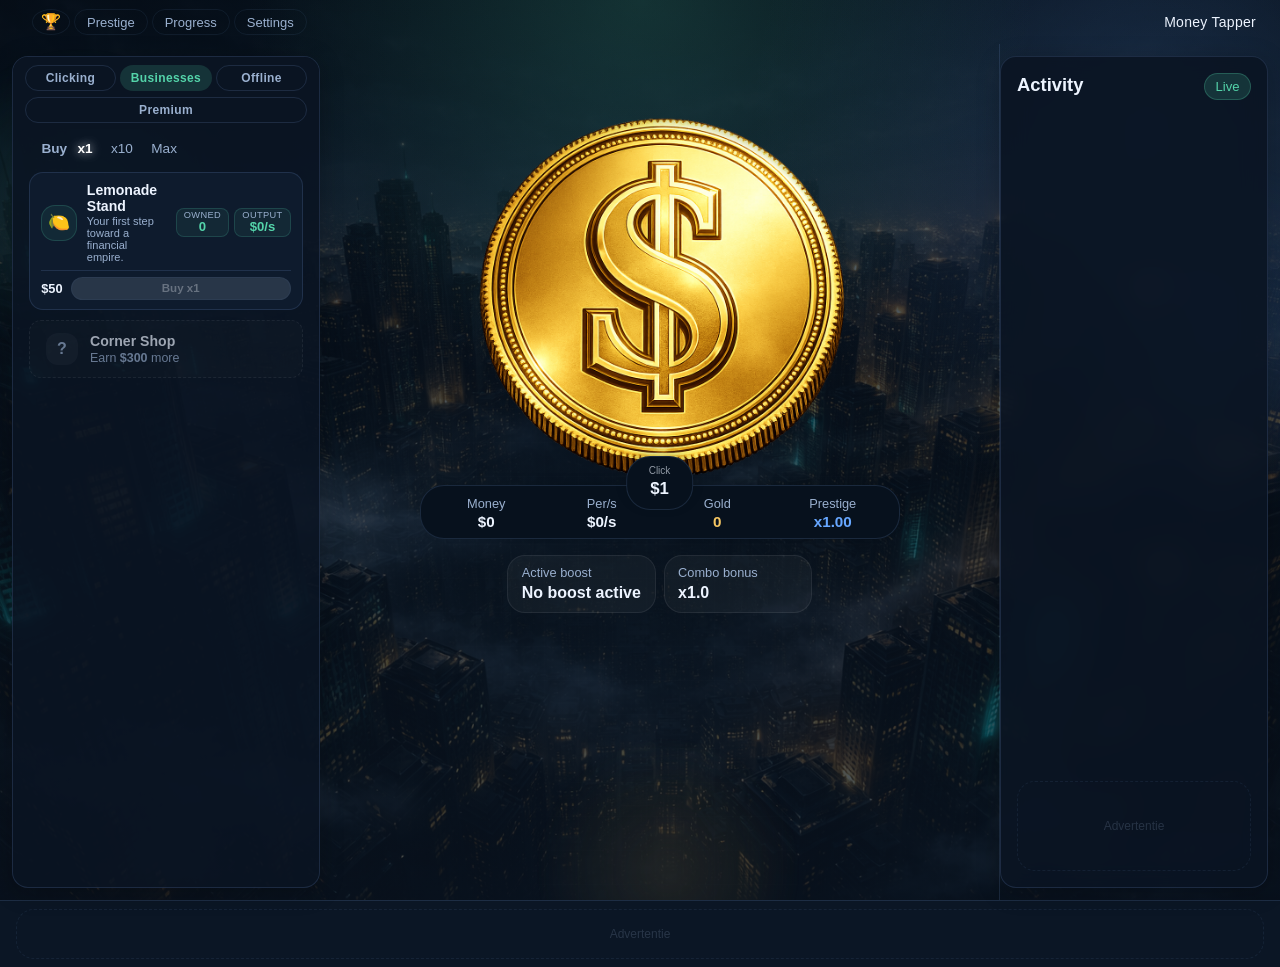
<file: index.html>
<!DOCTYPE html>
<html lang="en">
<head>
    <meta charset="UTF-8">
    <meta name="viewport" content="width=device-width, initial-scale=1.0">
    <title>Money Tapper</title>
    <link rel="stylesheet" href="style.css">
</head>
<body>
    <div class="ambient-bg" aria-hidden="true">
        <div class="ambient-orb orb-one"></div>
        <div class="ambient-orb orb-two"></div>
        <div class="ambient-orb orb-three"></div>
        <div class="grid-overlay"></div>
    </div>

    <header class="site-header">
        <nav class="site-nav">
            <button class="nav-button nav-button--achievements" data-tab="achievements" type="button" title="Achievements">🏆</button>
            <button class="nav-button" data-tab="prestige" type="button">Prestige</button>
            <button class="nav-button" data-tab="progress" type="button">Progress</button>
            <button class="nav-button" data-tab="settings" type="button">Settings</button>
        </nav>
        <span class="site-logo">Money Tapper</span>
    </header>

    <div class="page-shell">
        <main class="game-grid">
            <section class="tabs-panel" aria-label="Shop">

                <section id="tab-shop" class="tab-panel active" data-panel="shop">
                    <div class="shop-subtab-bar" role="tablist" aria-label="Shop categorieën">
                        <button class="shop-subtab-button active" type="button" role="tab" aria-selected="true" data-subtab="click">Clicking</button>
                        <button class="shop-subtab-button" type="button" role="tab" aria-selected="false" data-subtab="passive">Businesses</button>
                        <button class="shop-subtab-button" type="button" role="tab" aria-selected="false" data-subtab="offline">Offline</button>
                        <button class="shop-subtab-button" type="button" role="tab" aria-selected="false" data-subtab="premium">Premium</button>
                    </div>
                    <div id="subtab-content"></div>
                </section>

                <section id="tab-progress" class="tab-panel" data-panel="progress" hidden>
                    <div class="tab-header">
                        <h3>Statistics</h3>
                        <p class="panel-note">Your progress and milestones.</p>
                    </div>
                    <div class="stats-grid" id="stats-list">
                        <article class="stat-card">
                            <span class="stat-label">Total earned</span>
                            <strong class="stat-value" id="total-earned-display">$0</strong>
                        </article>
                        <article class="stat-card">
                            <span class="stat-label">Lifetime earned</span>
                            <strong class="stat-value" id="lifetime-earned-display">$0</strong>
                        </article>
                        <article class="stat-card">
                            <span class="stat-label">Total clicks</span>
                            <strong class="stat-value" id="total-clicks-display">0</strong>
                        </article>
                        <article class="stat-card">
                            <span class="stat-label">Total upgrades</span>
                            <strong class="stat-value" id="total-upgrades-display">0</strong>
                        </article>
                        <article class="stat-card">
                            <span class="stat-label">Best money per second</span>
                            <strong class="stat-value" id="best-mps-display">$0/s</strong>
                        </article>
                        <article class="stat-card">
                            <span class="stat-label">Prestiges</span>
                            <strong class="stat-value" id="prestige-count-display">0</strong>
                        </article>
                    </div>
                </section>

                <section id="tab-achievements" class="tab-panel" data-panel="achievements" hidden>
                    <div class="tab-header">
                        <h3>Achievements</h3>
                        <p class="panel-note">Verdien goud door categorieën compleet te maken.</p>
                    </div>
                    <div id="achievements-grid" class="achievements-grid"></div>
                </section>

                <section id="tab-prestige" class="tab-panel" data-panel="prestige" hidden>
                    <div class="tab-header">
                        <h3>Prestige</h3>
                        <p class="panel-note">Reset your empire and come back stronger with permanent bonuses.</p>
                    </div>
                    <section class="prestige-panel prestige-panel--compact">
                        <div class="prestige-panel-row">
                            <div>
                                <span class="mini-label">Prestige points</span>
                                <strong id="prestige-points-display">0</strong>
                            </div>
                            <div>
                                <span class="mini-label">Next gain</span>
                                <strong id="prestige-gain-display">0</strong>
                            </div>
                            <div>
                                <span class="mini-label">Next requirement</span>
                                <strong id="prestige-next-display">—</strong>
                            </div>
                        </div>
                        <button id="prestige-button" class="primary-button primary-button--sm" type="button" disabled>Prestige For 0 Points</button>
                    </section>
                    <div class="prestige-shop-header">
                        <span class="mini-label">Available gold</span>
                        <strong id="prestige-shards-display">0</strong>
                    </div>
                    <h4 class="prestige-shop-title">Permanent upgrades</h4>
                    <div id="prestige-upgrades-list" class="upgrade-list"></div>
                </section>

                <section id="tab-settings" class="tab-panel" data-panel="settings" hidden>
                    <div class="tab-header">
                        <h3>Settings</h3>
                        <p class="panel-note">Save, import and customise your game.</p>
                    </div>
                    <div class="tools-grid">
                        <section class="tool-card">
                            <h3>Save</h3>
                            <p class="panel-note">Export your progress as text or import a backup.</p>
                            <div class="tool-actions" style="margin-bottom:0.65rem">
                                <button id="export-button" class="utility-button" type="button">Export Save</button>
                                <button id="import-button" class="utility-button" type="button">Import Save</button>
                            </div>
                            <textarea id="save-textarea" class="save-textarea" rows="6" placeholder="Your exported save code appears here."></textarea>
                            <div class="tool-actions">
                                <button id="copy-export-button" class="utility-button" type="button">Copy Export</button>
                                <button id="clear-save-text-button" class="utility-button" type="button">Clear</button>
                            </div>
                        </section>
                        <section class="tool-card">
                            <h3>Manage</h3>
                            <p id="save-status" class="save-status">Progress not yet saved.</p>
                            <div class="tool-actions stacked">
                                <button id="daily-reward-button" class="utility-button" type="button">Claim Daily Reward</button>
                                <button id="sound-toggle" class="utility-button" type="button" aria-pressed="false">Sound: Off</button>
                                <button id="reset-button" class="danger-button" type="button">Reset Progress</button>
                            </div>
                        </section>
                        <section class="tool-card">
                            <h3>Appearance</h3>
                            <p class="panel-note">Skins change the colour theme. They unlock automatically.</p>
                            <div id="skin-switcher" class="skin-switcher"></div>
                        </section>
                    </div>
                </section>
            </section>

            <section class="click-panel" aria-label="Clicker">


                <div class="click-stage">
                    <button id="tap-button" class="tap-button" type="button" aria-label="Tap to earn money">
                        <img src="coin2.png" alt="Coin" class="tap-coin-img" draggable="false">
                    </button>
                    <div id="floating-feedback-layer" class="floating-feedback-layer" aria-hidden="true"></div>
                    <div id="burst-feedback-layer" class="burst-feedback-layer" aria-hidden="true"></div>
                </div>

                <div class="resource-bar resource-bar--overlap">
                    <div class="resource-bar-item--click-badge">
                        <span class="mini-label">Click</span>
                        <strong id="click-value-display">$1</strong>
                    </div>
                    <div class="resource-bar-item">
                        <span class="mini-label">Money</span>
                        <strong class="stat-value" id="money-display">$0</strong>
                    </div>
                    <div class="resource-bar-item">
                        <span class="mini-label">Per/s</span>
                        <strong class="stat-value" id="mps-display">$0/s</strong>
                    </div>
                    <div class="resource-bar-item resource-bar-item--gold">
                        <span class="mini-label">Gold</span>
                        <strong class="stat-value" id="shards-display">0</strong>
                    </div>
                    <div class="resource-bar-item resource-bar-item--prestige">
                        <span class="mini-label">Prestige</span>
                        <strong class="stat-value" id="prestige-bonus-display">x1.0</strong>
                    </div>
                </div>

                <section class="status-panel">
                    <div class="status-card">
                        <span class="mini-label">Active boost</span>
                        <strong id="boost-status-display">No boost active</strong>
                    </div>
                    <div class="status-card">
                        <span class="mini-label">Combo bonus</span>
                        <strong id="combo-bonus-display">x1.0</strong>
                    </div>
                </section>
            </section>

            <aside class="card feed-panel">
                <div class="panel-heading">
                    <div>
                        <h2>Activity</h2>
                    </div>
                    <span class="live-pill">Live</span>
                </div>
                <div id="feed-list" class="feed-list"></div>
                <div class="ad-slot ad-slot--feed">
                    <span class="ad-slot-label">Advertentie</span>
                </div>
            </aside>

        </main>
        <div class="ad-banner" id="ad-banner-bottom">
            <div class="ad-slot ad-slot--wide">
                <span class="ad-slot-label">Advertentie</span>
            </div>
        </div>
    </div>

    <div id="toast-container" class="toast-container" aria-live="polite" aria-atomic="true"></div>
    <div id="ach-tooltip" aria-hidden="true"></div>
    <div id="event-modal" class="modal-backdrop" hidden>
        <div class="modal-card event-modal-card" role="dialog" aria-modal="true" aria-labelledby="event-modal-title">
            <p class="eyebrow">Live Event</p>
            <h2 id="event-modal-title">Market Boom</h2>
            <p id="event-modal-description" class="panel-note">Passive income surges for a short time.</p>
            <div class="offline-summary">
                <article class="offline-stat">
                    <span class="mini-label">Effect</span>
                    <strong id="event-modal-effect">Passive income +35%</strong>
                </article>
                <article class="offline-stat">
                    <span class="mini-label">Duration</span>
                    <strong id="event-modal-duration">45s</strong>
                </article>
            </div>
            <button id="close-event-button" class="primary-button" type="button">Start Event</button>
        </div>
    </div>
    <div id="offline-modal" class="modal-backdrop" hidden>
        <div class="modal-card" role="dialog" aria-modal="true" aria-labelledby="offline-title">
            <h2 id="offline-title">Welcome Back</h2>
            <p id="offline-description" class="panel-note">Your empire kept running while you were away.</p>
            <div class="offline-summary">
                <article class="offline-stat">
                    <span class="mini-label">Time away</span>
                    <strong id="offline-time-display">0s</strong>
                </article>
                <article class="offline-stat">
                    <span class="mini-label">Offline earnings</span>
                    <strong id="offline-earnings-display">$0</strong>
                </article>
            </div>
            <div class="offline-hero-amount" id="offline-hero-amount">$0</div>
            <button id="claim-offline-button" class="primary-button" type="button">Claim Earnings</button>
        </div>
    </div>
    <div id="ad-modal" class="modal-backdrop" hidden>
        <div class="modal-card ad-modal-card" role="dialog" aria-modal="true" aria-labelledby="ad-modal-title">
            <p class="eyebrow">Advertentie</p>
            <h2 id="ad-modal-title">2x Boost beschikbaar!</h2>
            <div class="ad-placeholder">
                <div class="ad-fake-content">[ Advertentie ]</div>
                <p class="panel-note">Nog <strong id="ad-countdown-display">5</strong> seconden...</p>
            </div>
            <button id="skip-ad-button" class="primary-button" type="button" disabled>Wacht... (5s)</button>
        </div>
    </div>

    <!-- Nav dropdown overlay -->
    <div id="nav-dropdown-backdrop" class="nav-dropdown-backdrop" hidden></div>
    <div id="nav-dropdown" class="nav-dropdown" hidden>
        <div class="nav-dropdown-header">
            <h3 id="nav-dropdown-title" class="nav-dropdown-title"></h3>
            <button id="nav-dropdown-close" class="nav-dropdown-close" type="button" aria-label="Sluiten">✕</button>
        </div>
        <div id="nav-dropdown-body" class="nav-dropdown-body"></div>
    </div>

    <div id="upgrades-list" style="display:none"></div>
    <script src="script.js"></script>
</body>
</html>
</file>
<file: style.css>
:root {
    --bg: #07111d;
    --bg-2: #0b1625;
    --panel: rgba(11, 20, 35, 0.9);
    --panel-strong: rgba(15, 28, 46, 0.98);
    --panel-border: rgba(142, 184, 255, 0.14);
    --panel-soft: rgba(255, 255, 255, 0.05);
    --text: #edf4ff;
    --muted: #9ab0cf;
    --accent: #54d4aa;
    --accent-strong: #29c98d;
    --accent-soft: rgba(84, 212, 170, 0.16);
    --blue: #67a7ff;
    --gold: #f6c763;
    --gold-soft: rgba(246, 199, 99, 0.15);
    --danger: #ff8da2;
    --danger-soft: rgba(255, 141, 162, 0.14);
    --shadow: 0 24px 64px rgba(0, 0, 0, 0.34);
    --radius: 24px;
    --radius-md: 18px;
    --radius-sm: 14px;
    --transition: 180ms ease;
}

* {
    box-sizing: border-box;
}

[hidden] {
    display: none !important;
}

html {
    scroll-behavior: smooth;
}

body {
    margin: 0;
    min-height: 100vh;
    font-family: "Segoe UI", Tahoma, Geneva, Verdana, sans-serif;
    color: var(--text);
    background:
        radial-gradient(circle at top, rgba(84, 212, 170, 0.18), transparent 34%),
        radial-gradient(circle at 90% 12%, rgba(103, 167, 255, 0.18), transparent 28%),
        linear-gradient(180deg, rgba(7,17,29,0.72) 0%, rgba(11,22,37,0.72) 100%),
        url("assets/backgrounds/Background.png") center / cover no-repeat fixed;
    overflow-x: hidden;
}

body.theme-dawn {
    --accent: #54d4aa;
    --blue: #67a7ff;
}

body.theme-gold {
    --accent: #f2c35c;
    --blue: #ff9f67;
}

body.theme-cosmic {
    --accent: #7cc8ff;
    --blue: #9f9cff;
}

body.skin-cosmic .tap-button {
    background: radial-gradient(circle at 30% 30%, #d8e6ff 0%, #7cc8ff 42%, #7c7cff 100%);
    color: #0a0a2e;
    box-shadow:
        0 26px 56px rgba(0, 0, 0, 0.38),
        0 0 0 6px rgba(124, 200, 255, 0.18),
        0 0 50px rgba(124, 124, 255, 0.35);
}

button,
input,
textarea,
select {
    font: inherit;
}

button {
    -webkit-tap-highlight-color: transparent;
}

.page-shell {
    width: min(1240px, calc(100% - 2rem));
    margin: 0 auto;
    padding: 0.4rem 0 1.2rem;
    position: relative;
    z-index: 1;
}

.ambient-bg {
    position: fixed;
    inset: 0;
    overflow: hidden;
    pointer-events: none;
    z-index: 0;
}

.ambient-orb {
    position: absolute;
    border-radius: 50%;
    filter: blur(8px);
    opacity: 0.7;
    animation: drift 18s ease-in-out infinite;
}

.orb-one {
    width: 320px;
    height: 320px;
    top: 5%;
    left: -80px;
    background: radial-gradient(circle, rgba(84, 212, 170, 0.22), transparent 70%);
}

.orb-two {
    width: 360px;
    height: 360px;
    right: -120px;
    top: 18%;
    background: radial-gradient(circle, rgba(103, 167, 255, 0.2), transparent 72%);
    animation-duration: 23s;
}

.orb-three {
    width: 260px;
    height: 260px;
    left: 42%;
    bottom: -100px;
    background: radial-gradient(circle, rgba(246, 199, 99, 0.14), transparent 75%);
    animation-duration: 20s;
}

.grid-overlay {
    position: absolute;
    inset: 0;
    background-image:
        linear-gradient(rgba(255, 255, 255, 0.025) 1px, transparent 1px),
        linear-gradient(90deg, rgba(255, 255, 255, 0.025) 1px, transparent 1px);
    background-size: 34px 34px;
    mask-image: radial-gradient(circle at center, black 30%, transparent 80%);
    opacity: 0.35;
}

.card,
.overview-card,
.stat-card,
.tool-card {
    background: var(--panel);
    border: 1px solid var(--panel-border);
    border-radius: var(--radius);
    box-shadow: var(--shadow);
    backdrop-filter: blur(14px);
}

.skin-switcher {
    display: flex;
    gap: 0.5rem;
    flex-wrap: wrap;
    margin-top: 0.5rem;
}

.skin-btn {
    padding: 0.4rem 0.9rem;
    border-radius: 8px;
    border: 1px solid rgba(255, 255, 255, 0.1);
    background: rgba(255, 255, 255, 0.06);
    color: var(--text);
    font-size: 0.82rem;
    font-weight: 700;
    cursor: pointer;
    transition: background 0.15s, border-color 0.15s;
}

.skin-btn.active {
    border-color: var(--accent);
    color: var(--accent);
    background: rgba(84, 212, 170, 0.1);
}

.skin-btn:disabled {
    opacity: 0.35;
    cursor: not-allowed;
}

.upgrade-next-teaser {
    padding: 0.75rem 1rem;
    border-radius: 12px;
    border: 1px dashed rgba(255, 255, 255, 0.1);
    background: rgba(255, 255, 255, 0.02);
    display: flex;
    align-items: center;
    gap: 0.75rem;
    opacity: 0.65;
}

.upgrade-next-icon {
    width: 2rem;
    height: 2rem;
    border-radius: 12px;
    background: rgba(255, 255, 255, 0.05);
    display: flex;
    align-items: center;
    justify-content: center;
    font-weight: 900;
    font-size: 1rem;
    flex-shrink: 0;
    color: var(--muted);
}

.upgrade-next-name {
    font-weight: 700;
    font-size: 0.88rem;
}

.upgrade-next-hint {
    color: var(--muted);
    font-size: 0.78rem;
    margin-top: 0.15rem;
}

.hero {
    padding: 0.5rem 1rem;
    margin-bottom: 0.6rem;
    display: flex;
    align-items: center;
    justify-content: space-between;
    gap: 0.85rem;
    position: relative;
    overflow: hidden;
}

.event-banner {
    margin-bottom: 0.65rem;
    padding: 0.75rem 0.95rem;
    display: flex;
    align-items: center;
    justify-content: space-between;
    gap: 1rem;
    border-color: rgba(246, 199, 99, 0.22);
    background: linear-gradient(135deg, rgba(246, 199, 99, 0.14), rgba(103, 167, 255, 0.1));
    transition: border-color 0.3s, background 0.3s;
}

.event-banner.event-negative {
    border-color: rgba(248, 113, 113, 0.4);
    background: linear-gradient(135deg, rgba(248, 113, 113, 0.14), rgba(185, 28, 28, 0.08));
    animation: audit-pulse 2s ease-in-out infinite;
}

@keyframes audit-pulse {
    0%, 100% { box-shadow: 0 0 0 0 rgba(248, 113, 113, 0); }
    50%       { box-shadow: 0 0 0 4px rgba(248, 113, 113, 0.15); }
}

.skip-event-button {
    margin-top: 0.5rem;
    padding: 0.3rem 0.75rem;
    font-size: 0.78rem;
    font-weight: 700;
    border-radius: 8px;
    border: 1px solid rgba(248, 113, 113, 0.5);
    background: rgba(248, 113, 113, 0.15);
    color: #f87171;
    cursor: pointer;
    transition: background 0.15s, opacity 0.15s;
    white-space: nowrap;
}

.skip-event-button:hover:not(:disabled) {
    background: rgba(248, 113, 113, 0.28);
}

.skip-event-button:disabled {
    opacity: 0.4;
    cursor: not-allowed;
}

.event-meta {
    display: grid;
    gap: 0.25rem;
    text-align: right;
}

.hero::before,
.hero::after {
    content: "";
    position: absolute;
    border-radius: 50%;
    pointer-events: none;
}

.hero::before {
    width: 220px;
    height: 220px;
    right: -60px;
    top: -80px;
    background: radial-gradient(circle, rgba(103, 167, 255, 0.24), transparent 70%);
}

.hero::after {
    width: 260px;
    height: 260px;
    left: -80px;
    bottom: -150px;
    background: radial-gradient(circle, rgba(84, 212, 170, 0.2), transparent 72%);
}

.hero-copy,
.hero-actions {
    position: relative;
    z-index: 1;
}

.hero-actions {
    display: flex;
    gap: 0.5rem;
    flex-wrap: wrap;
    justify-content: flex-end;
}

.eyebrow {
    margin: 0 0 0.25rem;
    text-transform: uppercase;
    letter-spacing: 0.16em;
    font-size: 0.78rem;
    color: var(--gold);
}

h1,
h2,
h3,
p {
    margin-top: 0;
}

h1 {
    margin-bottom: 0.15rem;
    font-size: clamp(1.4rem, 3vw, 2rem);
    line-height: 1;
}

h2 {
    margin-bottom: 0.15rem;
    font-size: 1.15rem;
}

h3 {
    margin-bottom: 0.35rem;
    font-size: 1rem;
}

.subtitle,
.panel-note,
.save-status,
.click-feedback,
.click-hint,
.overview-label,
.stat-label,
.mini-label,
.upgrade-description,
.upgrade-meta,
.achievement-description {
    color: var(--muted);
}

.subtitle {
    margin: 0;
    font-size: 0.95rem;
    max-width: 30rem;
}

.overview-grid {
    display: grid;
    grid-template-columns: repeat(5, minmax(0, 1fr));
    gap: 0.7rem;
    margin-bottom: 0.75rem;
}

.overview-card {
    padding: 0.8rem 0.9rem;
    display: grid;
    gap: 0.45rem;
    position: relative;
    overflow: hidden;
    transition: transform var(--transition), border-color var(--transition), box-shadow var(--transition);
}

.overview-card::after {
    content: "";
    position: absolute;
    inset: 0;
    background: linear-gradient(135deg, rgba(255, 255, 255, 0.08), transparent 35%);
    pointer-events: none;
}

.overview-card:hover {
    transform: translateY(-3px);
    border-color: rgba(142, 184, 255, 0.26);
}

.overview-card.highlight-card {
    background: linear-gradient(180deg, rgba(246, 199, 99, 0.16), rgba(11, 20, 35, 0.96));
}

.overview-card.special-card {
    background: linear-gradient(180deg, rgba(103, 167, 255, 0.14), rgba(11, 20, 35, 0.96));
}

.overview-icon {
    display: inline-flex;
    align-items: center;
    justify-content: center;
    width: 2.2rem;
    height: 2.2rem;
    border-radius: 12px;
    background: rgba(255, 255, 255, 0.06);
    color: var(--gold);
    font-size: 0.78rem;
    font-weight: 800;
    letter-spacing: 0.08em;
}

.overview-label {
    font-size: 0.88rem;
}

.overview-value {
    font-size: clamp(1.3rem, 3vw, 1.9rem);
}

.game-grid {
    display: grid;
    grid-template-columns: 320px minmax(0, 1fr) 280px;
    gap: 0;
    height: calc(100vh - 44px);
    align-items: stretch;
}

.tabs-panel {
    background: var(--panel);
    border: 0.5px solid var(--panel-border);
    border-radius: 16px;
    box-shadow: 0 4px 24px rgba(0, 0, 0, 0.22);
    margin: 0.75rem 0 0.75rem 0.75rem;
    display: flex;
    flex-direction: column;
    height: calc(100vh - 44px - 1.5rem);
    overflow-y: auto;
}

.click-panel {
    display: flex;
    flex-direction: column;
    align-items: center;
    padding: 2rem 1.5rem 1rem;
    height: calc(100vh - 44px);
    overflow-y: auto;
    background: none;
    border-right: 0.5px solid var(--panel-border);
    box-shadow: none;
}

.tab-panel.active {
    flex: 1;
    overflow-y: auto;
    min-height: 0;
    scrollbar-width: thin;
    scrollbar-color: rgba(255,255,255,0.12) transparent;
}

.tab-panel.active::-webkit-scrollbar {
    width: 4px;
}

.tab-panel.active::-webkit-scrollbar-thumb {
    background: rgba(255,255,255,0.14);
    border-radius: 4px;
}

.feed-panel {
    background: var(--panel);
    border: 0.5px solid var(--panel-border);
    border-radius: 16px;
    box-shadow: 0 4px 24px rgba(0, 0, 0, 0.22);
    margin: 0.75rem 0.75rem 0.75rem 0;
    display: flex;
    flex-direction: column;
    gap: 0.8rem;
    height: calc(100vh - 44px - 1.5rem);
    overflow-y: auto;
    padding: 1rem;
}

.feed-list {
    display: flex;
    flex-direction: column;
    gap: 0.45rem;
    overflow-y: auto;
    flex: 1;
}

.feed-item {
    padding: 0.6rem 0.75rem;
    border-radius: 10px;
    border: 1px solid rgba(255, 255, 255, 0.07);
    background: rgba(255, 255, 255, 0.03);
    font-size: 0.82rem;
    line-height: 1.45;
    animation: feed-slide-in 0.22s ease;
    transition: opacity 0.28s ease, transform 0.28s ease;
}

.feed-item.removing {
    opacity: 0;
    transform: translateX(20px);
}

.feed-item.type-buy {
    border-left: 3px solid rgba(103, 167, 255, 0.55);
}

.feed-item.type-achievement {
    border-left: 3px solid #f2c35c;
    background: rgba(246, 199, 99, 0.05);
}

.feed-item.type-event {
    border-left: 3px solid rgba(84, 212, 170, 0.6);
    background: rgba(84, 212, 170, 0.04);
}

.feed-item.type-event-negative {
    border-left: 3px solid rgba(248, 113, 113, 0.6);
    background: rgba(248, 113, 113, 0.04);
}

.feed-item-title {
    font-weight: 700;
    margin-bottom: 0.15rem;
}

.feed-item-sub {
    color: var(--muted);
    font-size: 0.78rem;
}

.feed-countdown {
    font-size: 0.74rem;
    color: var(--muted);
    margin-top: 0.25rem;
}

@keyframes feed-slide-in {
    from { opacity: 0; transform: translateX(18px); }
    to   { opacity: 1; transform: translateX(0); }
}

.overview-grid {
    margin-top: 0.75rem;
}

.panel-heading,
.tab-header,
.prestige-stats,
.upgrade-header,
.upgrade-meta,
.upgrade-footer,
.tool-actions,
.stats-grid {
    display: flex;
    gap: 0.9rem;
}

.panel-heading,
.tab-header,
.upgrade-header,
.upgrade-meta,
.upgrade-footer {
    justify-content: space-between;
    align-items: center;
}

.tab-header {
    margin-bottom: 0.9rem;
}

.live-pill {
    color: var(--accent);
    background: var(--accent-soft);
    border: 1px solid rgba(84, 212, 170, 0.26);
    border-radius: 999px;
    padding: 0.3rem 0.65rem;
    font-size: 0.82rem;
    white-space: nowrap;
}

.click-stage {
    position: relative;
    min-height: 450px;
    width: 100%;
    display: flex;
    flex-direction: column;
    align-items: center;
    justify-content: center;
    text-align: center;
    padding: 0.7rem 0 28px;
    overflow: hidden;
}

.click-ring {
    position: absolute;
    width: 400px;
    height: 400px;
    border-radius: 50%;
    background:
        radial-gradient(circle, rgba(84, 212, 170, 0.18), transparent 58%),
        radial-gradient(circle, rgba(103, 167, 255, 0.12), transparent 74%);
    filter: blur(2px);
    animation: pulse-ring 4s ease-in-out infinite;
}

.tap-button-shine {
    position: absolute;
    width: 300px;
    height: 300px;
    border-radius: 36px;
    background: linear-gradient(120deg, rgba(255, 255, 255, 0), rgba(255, 255, 255, 0.22), rgba(255, 255, 255, 0));
    transform: translateX(-220px) rotate(14deg);
    animation: shine-pass 3.6s ease-in-out infinite;
    z-index: 2;
    pointer-events: none;
}

.tap-button {
    position: relative;
    z-index: 1;
    width: min(100%, 450px);
    aspect-ratio: 1 / 1;
    border: none;
    border-radius: 50%;
    cursor: pointer;
    outline: none;
    -webkit-tap-highlight-color: transparent;
    background: none;
    box-shadow: none;
    display: flex;
    align-items: center;
    justify-content: center;
    padding: 0;
    overflow: hidden;
    transition: transform 55ms ease, box-shadow 55ms ease, filter 55ms ease;
    animation: none;
}

.tap-coin-img {
    width: 100%;
    height: 100%;
    border-radius: 50%;
    object-fit: contain;
    pointer-events: none;
    user-select: none;
    display: block;
    mix-blend-mode: lighten;
    -webkit-mask-image: radial-gradient(circle, black 58%, transparent 72%);
    mask-image: radial-gradient(circle, black 58%, transparent 72%);
    animation: coin-float 3s ease-in-out infinite;
}

@keyframes coin-float {
    0%, 100% { transform: translateY(0px) rotate(-1deg); }
    50%       { transform: translateY(-10px) rotate(1deg); }
}
.tap-button:focus { outline: none; }
.tap-button:focus-visible { outline: 2px solid var(--accent); outline-offset: 4px; }

.tap-coin-symbol {
    font-size: clamp(4rem, 10vw, 6rem);
    font-weight: 900;
    line-height: 1;
    pointer-events: none;
    text-shadow:
        0 2px 0 rgba(180, 120, 0, 0.5),
        0 4px 12px rgba(0, 0, 0, 0.2);
    user-select: none;
}

.tap-button:hover {
    transform: translateY(-4px) scale(1.012);
    box-shadow: none;
}

.tap-button:active,
.tap-button.pressed {
    transform: translateY(2px) scale(0.98);
}

.tap-button-text {
    font-size: clamp(1.95rem, 5vw, 2.6rem);
    font-weight: 800;
}

.tap-button-subtext {
    color: rgba(4, 17, 13, 0.7);
    font-weight: 700;
}

.feedback-row {
    width: min(100%, 340px);
    position: relative;
    min-height: 5rem;
    z-index: 1;
}

.click-feedback {
    margin-bottom: 0.5rem;
    font-size: 0.97rem;
}

.combo-display {
    display: inline-flex;
    padding: 0.35rem 0.75rem;
    border-radius: 999px;
    background: rgba(255, 255, 255, 0.06);
    border: 1px solid rgba(255, 255, 255, 0.08);
    font-size: 0.86rem;
    font-weight: 700;
    color: var(--gold);
}

.floating-feedback-layer,
.burst-feedback-layer {
    position: absolute;
    inset: -220px 0 auto;
    pointer-events: none;
    height: 220px;
}

.floating-gain {
    position: absolute;
    left: 50%;
    bottom: 0;
    transform: translateX(-50%);
    color: var(--gold);
    font-weight: 800;
    text-shadow: 0 12px 22px rgba(0, 0, 0, 0.38);
    animation: float-up 950ms ease forwards;
}

.floating-gain.passive {
    color: var(--blue);
}

.floating-gain.prestige {
    color: #ffe39d;
    font-size: 1.05rem;
}

.burst {
    position: absolute;
    left: 50%;
    top: 50%;
    width: 18px;
    height: 18px;
    border-radius: 50%;
    background: radial-gradient(circle, rgba(255, 255, 255, 0.9), rgba(84, 212, 170, 0.12));
    animation: burst 500ms ease forwards;
}

.milestone-pop {
    position: absolute;
    left: 50%;
    top: 18%;
    transform: translateX(-50%);
    padding: 0.55rem 0.9rem;
    border-radius: 999px;
    background: rgba(246, 199, 99, 0.2);
    color: #ffe39d;
    border: 1px solid rgba(246, 199, 99, 0.35);
    font-weight: 800;
    letter-spacing: 0.08em;
    animation: milestone-pop 1s ease forwards;
}

@keyframes float-up {
    0% {
        opacity: 0;
        transform: translate(-50%, 12px) scale(0.88);
    }
    20% {
        opacity: 1;
    }
    100% {
        opacity: 0;
        transform: translate(-50%, -118px) scale(1.08);
    }
}

@keyframes pulse-ring {
    0%, 100% {
        transform: scale(0.96);
        opacity: 0.82;
    }
    50% {
        transform: scale(1.04);
        opacity: 1;
    }
}

@keyframes tap-breathe {
    0%, 100% {
        box-shadow:
            0 26px 56px rgba(0, 0, 0, 0.34),
            0 0 0 1px rgba(255, 255, 255, 0.16) inset,
            0 0 44px rgba(84, 212, 170, 0.34);
    }
    50% {
        box-shadow:
            0 28px 58px rgba(0, 0, 0, 0.38),
            0 0 0 1px rgba(255, 255, 255, 0.18) inset,
            0 0 60px rgba(84, 212, 170, 0.46);
    }
}

@keyframes shine-pass {
    0%, 20% {
        transform: translateX(-220px) rotate(14deg);
        opacity: 0;
    }
    35% {
        opacity: 1;
    }
    60%, 100% {
        transform: translateX(220px) rotate(14deg);
        opacity: 0;
    }
}

@keyframes milestone-pop {
    0% {
        opacity: 0;
        transform: translate(-50%, 12px) scale(0.85);
    }
    20% {
        opacity: 1;
    }
    100% {
        opacity: 0;
        transform: translate(-50%, -26px) scale(1.02);
    }
}

@keyframes burst {
    0% {
        opacity: 0.9;
        transform: translate(-50%, -50%) scale(0.8);
    }
    100% {
        opacity: 0;
        transform: translate(-50%, -50%) scale(6.8);
    }
}

.prestige-panel {
    border-radius: var(--radius-md);
    background: linear-gradient(180deg, rgba(246, 199, 99, 0.12), rgba(255, 255, 255, 0.04));
    border: 1px solid rgba(246, 199, 99, 0.22);
    padding: 1rem;
    display: grid;
    gap: 0.9rem;
}

.status-panel {
    display: grid;
    grid-template-columns: repeat(2, minmax(0, 1fr));
    gap: 0.5rem;
    margin-top: 0.5rem;
}

.status-card {
    padding: 0.6rem 0.85rem;
    border-radius: var(--radius-md);
    background: rgba(255, 255, 255, 0.04);
    border: 1px solid rgba(255, 255, 255, 0.07);
    display: grid;
    gap: 0.25rem;
}

.prestige-stats {
    justify-content: space-between;
}

.prestige-stats div {
    display: grid;
    gap: 0.2rem;
}

.prestige-stats-full {
    grid-column: 1 / -1;
    border-top: 1px solid rgba(255, 255, 255, 0.06);
    padding-top: 0.5rem;
    margin-top: 0.15rem;
}

.mini-label {
    font-size: 0.8rem;
}

.tab-bar {
    display: grid;
    grid-template-columns: repeat(4, 1fr);
    gap: 0.7rem;
    margin-bottom: 1rem;
}

.tab-button,
.utility-button,
.primary-button,
.danger-button,
.buy-button {
    border: none;
    border-radius: var(--radius-sm);
    font-weight: 700;
    cursor: pointer;
    transition: transform var(--transition), opacity var(--transition), background var(--transition), box-shadow var(--transition);
}

.utility-button:disabled,
.filter-button:disabled,
.amount-button:disabled {
    cursor: not-allowed;
    opacity: 0.48;
    transform: none;
}

.tab-button,
.utility-button {
    padding: 0.82rem 1rem;
    background: rgba(255, 255, 255, 0.06);
    color: var(--text);
    border: 1px solid rgba(255, 255, 255, 0.08);
}

.tab-button {
    display: inline-flex;
    align-items: center;
    justify-content: center;
    gap: 0.6rem;
    position: relative;
    overflow: hidden;
}

.tab-button::after {
    content: "";
    position: absolute;
    left: 14%;
    right: 14%;
    bottom: 0.38rem;
    height: 3px;
    border-radius: 999px;
    background: linear-gradient(90deg, var(--accent), var(--blue));
    transform: scaleX(0);
    transform-origin: center;
    transition: transform var(--transition);
}

.tab-button.active {
    background: linear-gradient(135deg, rgba(84, 212, 170, 0.22), rgba(103, 167, 255, 0.16));
    border-color: rgba(84, 212, 170, 0.3);
}

.tab-button.active::after {
    transform: scaleX(1);
}

.tab-icon {
    display: inline-flex;
    align-items: center;
    justify-content: center;
    width: 1.7rem;
    height: 1.7rem;
    border-radius: 10px;
    background: rgba(255, 255, 255, 0.06);
}

.tab-icon svg {
    width: 15px;
    height: 15px;
    flex-shrink: 0;
}

.primary-button {
    padding: 0.9rem 1rem;
    background: linear-gradient(135deg, #f6d37f, #efb73d);
    color: #2d2207;
}

.danger-button {
    padding: 0.9rem 1rem;
    background: var(--danger-soft);
    color: #ffd3db;
    border: 1px solid rgba(255, 141, 162, 0.28);
}

.buy-button {
    width: 100%;
    padding: 0.78rem 1rem;
    background: linear-gradient(135deg, #57d7ab, #2cc08b);
    color: #04110d;
}

.tab-button:hover,
.utility-button:hover,
.primary-button:hover,
.danger-button:hover,
.buy-button:hover:not(:disabled) {
    transform: translateY(-2px);
}

.utility-button.is-ready {
    border-color: rgba(84, 212, 170, 0.5);
    color: var(--accent);
    animation: daily-ready 2s ease-in-out infinite;
}

@keyframes daily-ready {
    0%, 100% { box-shadow: 0 0 0 0 rgba(84, 212, 170, 0); }
    50%       { box-shadow: 0 0 0 4px rgba(84, 212, 170, 0.2); }
}

.tab-button:active,
.utility-button:active,
.primary-button:active,
.danger-button:active,
.buy-button:active:not(:disabled) {
    transform: translateY(1px);
}

.tab-panel {
    display: block;
}

.shop-toolbar,
.filter-group,
.buy-amount-group,
.offline-summary {
    display: flex;
    gap: 0.75rem;
}

.shop-toolbar {
    align-items: center;
    justify-content: space-between;
    flex-wrap: wrap;
    margin-bottom: 1rem;
}

.filter-group,
.buy-amount-group {
    flex-wrap: wrap;
    align-items: center;
}

.toolbar-label {
    color: var(--muted);
    font-size: 0.85rem;
    font-weight: 700;
}

.filter-button,
.amount-button {
    padding: 0.65rem 0.9rem;
    border: 1px solid rgba(255, 255, 255, 0.08);
    border-radius: 999px;
    background: rgba(255, 255, 255, 0.05);
    color: var(--text);
    cursor: pointer;
    font-weight: 700;
    transition: transform var(--transition), background var(--transition), border-color var(--transition);
}

.filter-button.active,
.amount-button.active {
    background: linear-gradient(135deg, rgba(84, 212, 170, 0.22), rgba(103, 167, 255, 0.16));
    border-color: rgba(84, 212, 170, 0.3);
}

.filter-button:hover,
.amount-button:hover {
    transform: translateY(-1px);
}

.achievement-list,
.tools-grid {
    display: grid;
    gap: 0.9rem;
}

.upgrade-list {
    display: flex;
    flex-direction: column;
    gap: 0.45rem;
}

.upgrade-card,
.achievement-item,
.tool-card,
.stat-card {
    border-radius: var(--radius-md);
    background: linear-gradient(180deg, rgba(255, 255, 255, 0.05), rgba(255, 255, 255, 0.03));
    border: 1px solid rgba(255, 255, 255, 0.06);
}

.upgrade-card {
    padding: 1rem;
    display: grid;
    gap: 0.8rem;
    position: relative;
    overflow: hidden;
    transition: transform var(--transition), border-color var(--transition), box-shadow var(--transition);
}

.upgrade-card::before {
    content: "";
    position: absolute;
    inset: 0;
    background: linear-gradient(135deg, rgba(255, 255, 255, 0.06), transparent 38%);
    pointer-events: none;
}

.upgrade-card:hover {
    transform: translateY(-4px);
    border-color: rgba(84, 212, 170, 0.24);
    box-shadow: 0 18px 32px rgba(0, 0, 0, 0.2);
}

.upgrade-card.affordable {
    border-color: rgba(84, 212, 170, 0.28);
    box-shadow: 0 0 0 1px rgba(84, 212, 170, 0.08), 0 0 28px rgba(84, 212, 170, 0.08);
}

.rarity-prestige {
    border-color: rgba(246, 199, 99, 0.28);
    background: linear-gradient(180deg, rgba(246, 199, 99, 0.12), rgba(255, 255, 255, 0.03));
}

.upgrade-title-group {
    display: grid;
    gap: 0.22rem;
}

.upgrade-name-row {
    display: flex;
    align-items: center;
    gap: 0.55rem;
}

.upgrade-icon {
    display: inline-flex;
    align-items: center;
    justify-content: center;
    width: 2rem;
    height: 2rem;
    border-radius: 12px;
    background: rgba(255, 255, 255, 0.06);
    color: var(--gold);
    font-size: 0.72rem;
    font-weight: 800;
    letter-spacing: 0.08em;
}

.upgrade-badge,
.achievement-status,
.upgrade-tag {
    display: inline-flex;
    align-items: center;
    padding: 0.28rem 0.62rem;
    border-radius: 999px;
    font-size: 0.75rem;
    font-weight: 700;
}

.upgrade-badge {
    color: var(--gold);
    background: var(--gold-soft);
    border: 1px solid rgba(246, 199, 99, 0.22);
}

.upgrade-tag {
    color: var(--blue);
    background: rgba(103, 167, 255, 0.12);
    border: 1px solid rgba(103, 167, 255, 0.2);
}

.upgrade-description,
.achievement-description {
    margin: 0;
    line-height: 1.5;
}

.upgrade-meta {
    flex-wrap: wrap;
    font-size: 0.9rem;
}

.upgrade-meta strong {
    color: var(--text);
}

.upgrade-progress {
    display: grid;
    gap: 0.35rem;
}

.progress-track {
    width: 100%;
    height: 0.5rem;
    border-radius: 999px;
    background: rgba(255, 255, 255, 0.06);
    overflow: hidden;
}

.progress-fill {
    height: 100%;
    width: 0;
    border-radius: inherit;
    background: linear-gradient(90deg, var(--accent), var(--blue));
    transition: width 220ms ease;
}

.progress-label {
    font-size: 0.78rem;
    color: var(--muted);
}

.buy-button:disabled,
.primary-button:disabled {
    cursor: not-allowed;
    opacity: 0.48;
    background: #485769;
    color: #d4dbe5;
    box-shadow: none;
}

.stats-grid {
    display: grid;
    grid-template-columns: repeat(3, minmax(0, 1fr));
    margin-bottom: 1rem;
}

.stat-card,
.tool-card {
    padding: 1rem;
}

.stat-card {
    display: grid;
    gap: 0.45rem;
    transition: transform var(--transition), border-color var(--transition), box-shadow var(--transition);
}

.stat-card.is-updating,
.overview-card.is-updating {
    transform: translateY(-2px);
    border-color: rgba(84, 212, 170, 0.28);
    box-shadow: 0 0 0 1px rgba(84, 212, 170, 0.08), 0 0 28px rgba(84, 212, 170, 0.12);
}

.stat-value {
    font-size: 1.15rem;
}

.tools-grid {
    grid-template-columns: 1.4fr 0.9fr 0.9fr;
}

.tool-card {
    display: grid;
    gap: 0.8rem;
}

.tool-actions {
    flex-wrap: wrap;
}

.tool-actions.stacked {
    flex-direction: column;
    align-items: stretch;
}

.prestige-shop-header {
    display: flex;
    align-items: center;
    justify-content: space-between;
    margin-top: 1rem;
    margin-bottom: 0.9rem;
    padding: 0.95rem 1rem;
    border-radius: var(--radius-md);
    background: linear-gradient(135deg, rgba(246, 199, 99, 0.14), rgba(255, 255, 255, 0.04));
    border: 1px solid rgba(246, 199, 99, 0.22);
}

.save-textarea {
    width: 100%;
    min-height: 124px;
    padding: 0.9rem 1rem;
    resize: vertical;
    color: var(--text);
    background: rgba(255, 255, 255, 0.04);
    border: 1px solid rgba(255, 255, 255, 0.1);
    border-radius: var(--radius-sm);
}

.save-textarea:focus {
    outline: 2px solid rgba(84, 212, 170, 0.3);
    outline-offset: 2px;
}

.achievement-list {
    grid-template-columns: repeat(2, minmax(0, 1fr));
}

.achievement-item {
    padding: 1rem;
    transition: transform var(--transition), border-color var(--transition), filter var(--transition);
}

.achievement-item.unlocked {
    border-color: rgba(246, 199, 99, 0.38);
    background: linear-gradient(180deg, rgba(246, 199, 99, 0.12), rgba(255, 255, 255, 0.04));
    box-shadow: 0 0 28px rgba(246, 199, 99, 0.08);
}

.achievement-item.tier-bronze {
    border-left: 3px solid #b77b4c;
}

.achievement-item.tier-silver {
    border-left: 3px solid #aebdd8;
}

.achievement-item.tier-gold {
    border-left: 3px solid #f2c35c;
}

.achievement-item.tier-platinum {
    border-left: 3px solid #b794f4;
    box-shadow: inset 0 0 12px rgba(183, 148, 244, 0.06);
}

.achievement-item.locked {
    filter: saturate(0.78);
}

.achievement-status {
    margin-top: 0.7rem;
    color: var(--muted);
    background: rgba(255, 255, 255, 0.05);
}

.achievement-item.unlocked .achievement-status {
    color: #2f2408;
    background: var(--gold);
}

.achievement-progress {
    margin-top: 0.8rem;
    display: grid;
    gap: 0.35rem;
}

.achievement-progress-text {
    font-size: 0.78rem;
    color: var(--muted);
}

.toast-container {
    position: fixed;
    right: 1rem;
    bottom: 1rem;
    display: grid;
    gap: 0.75rem;
    width: min(100% - 2rem, 340px);
    z-index: 20;
}

.toast {
    padding: 0.95rem 1rem;
    border-radius: 16px;
    background: rgba(11, 20, 35, 0.97);
    border: 1px solid rgba(255, 255, 255, 0.08);
    color: var(--text);
    box-shadow: 0 14px 30px rgba(0, 0, 0, 0.28);
    animation: toast-in 220ms ease;
}

.toast::before {
    content: attr(data-icon);
    display: inline-flex;
    align-items: center;
    justify-content: center;
    width: 1.5rem;
    height: 1.5rem;
    margin-right: 0.7rem;
    border-radius: 999px;
    background: rgba(255, 255, 255, 0.08);
    font-size: 0.72rem;
    font-weight: 800;
}

.toast.success {
    border-color: rgba(84, 212, 170, 0.28);
}

.toast.warning {
    border-color: rgba(246, 199, 99, 0.28);
}

.toast.info {
    border-color: rgba(103, 167, 255, 0.22);
}

.modal-backdrop {
    position: fixed;
    inset: 0;
    background: rgba(4, 9, 17, 0.7);
    display: flex;
    align-items: center;
    justify-content: center;
    padding: 1rem;
    z-index: 30;
    backdrop-filter: blur(8px);
}

.modal-card {
    width: min(100%, 460px);
    border-radius: var(--radius);
    border: 1px solid rgba(246, 199, 99, 0.22);
    background: linear-gradient(180deg, rgba(23, 33, 50, 0.98), rgba(12, 23, 40, 0.98));
    box-shadow: 0 24px 64px rgba(0, 0, 0, 0.38);
    padding: 1.3rem;
    display: grid;
    gap: 1rem;
    animation: modal-pop 220ms ease;
}

.event-modal-card {
    border-color: rgba(103, 167, 255, 0.24);
    background: linear-gradient(180deg, rgba(18, 29, 47, 0.98), rgba(11, 20, 35, 0.98));
}

.offline-summary {
    display: grid;
    grid-template-columns: repeat(2, minmax(0, 1fr));
}

.offline-stat {
    padding: 1rem;
    border-radius: var(--radius-md);
    background: rgba(255, 255, 255, 0.04);
    border: 1px solid rgba(255, 255, 255, 0.06);
    display: grid;
    gap: 0.3rem;
}

.offline-hero-amount {
    font-size: clamp(2rem, 6vw, 3rem);
    font-weight: 800;
    color: #ffe39d;
    text-align: center;
    text-shadow: 0 14px 28px rgba(0, 0, 0, 0.28);
}

@keyframes toast-in {
    from {
        opacity: 0;
        transform: translateY(10px);
    }
    to {
        opacity: 1;
        transform: translateY(0);
    }
}

@keyframes modal-pop {
    from {
        opacity: 0;
        transform: translateY(12px) scale(0.97);
    }
    to {
        opacity: 1;
        transform: translateY(0) scale(1);
    }
}

@keyframes drift {
    0%, 100% {
        transform: translate3d(0, 0, 0) scale(1);
    }
    50% {
        transform: translate3d(16px, -14px, 0) scale(1.04);
    }
}

@media (max-width: 1040px) {
    .game-grid {
        grid-template-columns: minmax(0, 1fr) minmax(260px, 320px);
    }

    .feed-panel {
        grid-column: 1 / -1;
        min-height: 200px;
        max-height: 280px;
        position: static;
    }

    .feed-list {
        flex-direction: row;
        flex-wrap: nowrap;
        overflow-x: auto;
        overflow-y: hidden;
    }

    .feed-item {
        min-width: 200px;
        max-width: 240px;
        flex-shrink: 0;
    }
}

@media (max-width: 760px) {
    .game-grid {
        grid-template-columns: 1fr;
    }

    .achievement-list,
    .stats-grid,
    .tools-grid {
        grid-template-columns: 1fr;
    }

    .click-stage {
        min-height: 360px;
    }

    .status-panel {
        grid-template-columns: 1fr;
    }

    .upgrade-row {
        grid-template-columns: 2.4rem 1fr auto;
    }

    .upgrade-row-owned {
        display: none;
    }
}

@media (max-width: 760px) {
    .page-shell {
        width: min(100% - 1rem, 100%);
        padding-top: 0.35rem;
        padding-bottom: 1.8rem;
    }

    .hero,
    .click-panel,
    .tabs-panel {
        padding: 0.9rem;
    }

    .hero,
    .hero-actions,
    .event-banner,
    .panel-heading,
    .shop-toolbar,
    .tool-actions {
        flex-direction: column;
        align-items: stretch;
    }

    .hero-actions {
        justify-content: flex-start;
    }

    .hero-actions > * {
        width: 100%;
    }

    .tab-bar {
        grid-template-columns: 1fr;
    }

    .offline-summary {
        grid-template-columns: 1fr;
    }

    .click-stat-strip,
    .click-tile-strip {
        margin: 0 -0.9rem;
    }

    .click-stage {
        min-height: 360px;
        padding-top: 0.3rem;
    }

    .click-ring {
        width: 290px;
        height: 290px;
    }

    .tap-button-shine {
        width: 230px;
        height: 230px;
    }

    .tap-button {
        width: min(100%, 260px);
        border-radius: 50%;
    }

    .stat-card,
    .tool-card,
    .achievement-item {
        padding: 0.92rem;
    }

    .upgrade-row {
        grid-template-columns: 2.4rem 1fr auto;
    }

    .upgrade-row-owned {
        display: none;
    }
}

@media (max-width: 480px) {
    .page-shell {
        width: calc(100% - 0.6rem);
        padding-top: 0.2rem;
        padding-bottom: 1.2rem;
    }

    .hero,
    .click-panel,
    .tabs-panel,
    .feed-panel,
    .event-banner {
        padding: 0.85rem;
        border-radius: 18px;
    }

    h1 {
        font-size: 1.55rem;
    }

    .subtitle,
    .panel-note,
    .click-feedback,
    .save-status {
        font-size: 0.92rem;
    }

    .overview-grid {
        gap: 0.65rem;
    }

    .overview-card {
        gap: 0.3rem;
    }

    .overview-icon {
        width: 1.9rem;
        height: 1.9rem;
        font-size: 0.68rem;
    }

    .overview-value {
        font-size: 1.15rem;
    }

    .tap-button {
        width: min(100%, 230px);
    }

    .tap-button-text {
        font-size: 1.65rem;
    }

    .tap-button-subtext {
        font-size: 0.88rem;
    }

    .shop-toolbar,
    .filter-group,
    .buy-amount-group,
    .tool-actions {
        gap: 0.5rem;
    }

    .filter-button,
    .amount-button,
    .utility-button,
    .buy-button,
    .primary-button,
    .danger-button,
    .tab-button {
        padding: 0.72rem 0.85rem;
        font-size: 0.92rem;
    }

    .status-card,
    .prestige-shop-header,
    .offline-stat {
        padding: 0.8rem;
    }

    .toast-container {
        left: 0.4rem;
        right: 0.4rem;
        bottom: 0.4rem;
        width: auto;
    }
}

/* ── Click-panel stat strips ─────────────────────────────── */

.click-stat-strip {
    display: grid;
    grid-template-columns: 1fr 1fr;
    margin: -1rem -1rem 0;
    border-bottom: 1px solid var(--panel-border);
}

.click-stat-strip .stat-item {
    padding: 0.8rem 1rem;
    display: grid;
    gap: 0.12rem;
    border-right: 1px solid var(--panel-border);
}

.click-stat-strip .stat-item:last-child {
    border-right: none;
}

.click-stat-strip .stat-value {
    font-size: clamp(1.1rem, 2vw, 1.5rem);
    font-weight: 800;
    color: var(--text);
    margin: 0;
}

.click-tile-strip {
    display: grid;
    grid-template-columns: repeat(3, 1fr);
    margin: 0 -1rem;
    border-top: 1px solid var(--panel-border);
    border-bottom: 1px solid var(--panel-border);
}

.click-tile {
    padding: 0.55rem 0.85rem;
    display: grid;
    gap: 0.1rem;
    border-right: 1px solid var(--panel-border);
    font-size: 0.88rem;
    font-weight: 700;
}

.click-tile:last-child {
    border-right: none;
}

.click-tile strong {
    color: var(--text);
    font-size: 1rem;
}

.click-tile--gold strong {
    color: var(--gold);
}

.click-tile--prestige strong {
    color: var(--accent);
}

/* ── Prestige panel compact variant ─────────────────────── */

.prestige-panel--compact {
    padding: 0.8rem 1rem;
    gap: 0.65rem;
    margin-top: 0.25rem;
}

.prestige-panel-row {
    display: grid;
    grid-template-columns: repeat(3, 1fr);
    gap: 0.5rem;
}

.prestige-panel-row > div {
    display: grid;
    gap: 0.12rem;
}

.primary-button--sm {
    padding: 0.65rem 1rem;
    font-size: 0.88rem;
}

/* ── Upgrade rows (Cookie Clicker building style) ────────── */

.upgrade-row {
    display: grid;
    grid-template-columns: 2.6rem 1fr auto auto;
    gap: 0.65rem;
    align-items: center;
    padding: 0.7rem 0.8rem;
    border-radius: var(--radius-sm);
    background: linear-gradient(180deg, rgba(255, 255, 255, 0.05), rgba(255, 255, 255, 0.03));
    border: 1px solid rgba(255, 255, 255, 0.06);
    position: relative;
    overflow: hidden;
    transition: transform var(--transition), border-color var(--transition), box-shadow var(--transition);
    cursor: pointer;
}

.upgrade-row::before {
    content: "";
    position: absolute;
    inset: 0;
    background: linear-gradient(135deg, rgba(255, 255, 255, 0.06), transparent 38%);
    pointer-events: none;
}

.upgrade-row:hover {
    transform: translateY(-1px);
    border-color: rgba(84, 212, 170, 0.22);
    box-shadow: 0 6px 18px rgba(0, 0, 0, 0.2);
}

.upgrade-row.affordable {
    border-color: rgba(84, 212, 170, 0.38);
    background-color: rgba(84, 212, 170, 0.08);
    box-shadow: 0 0 0 1px rgba(84, 212, 170, 0.12), 0 0 18px rgba(84, 212, 170, 0.1);
}

.upgrade-row.affordable .buy-button--row {
    background: linear-gradient(135deg, var(--accent-strong), var(--accent));
    border-color: var(--accent);
    color: #04110d;
    font-weight: 700;
    box-shadow: 0 2px 10px rgba(84, 212, 170, 0.35);
}

.rarity-prestige.upgrade-row {
    border-color: rgba(246, 199, 99, 0.28);
    background: linear-gradient(180deg, rgba(246, 199, 99, 0.1), rgba(255, 255, 255, 0.03));
}

.upgrade-row-icon {
    width: 2.6rem;
    height: 2.6rem;
    border-radius: 10px;
    background: rgba(255, 255, 255, 0.07);
    color: var(--gold);
    font-size: 0.68rem;
    font-weight: 800;
    letter-spacing: 0.07em;
    display: flex;
    align-items: center;
    justify-content: center;
    flex-shrink: 0;
}

.upgrade-row-body {
    min-width: 0;
}

.upgrade-row-title {
    display: flex;
    align-items: center;
    gap: 0.4rem;
    flex-wrap: wrap;
    margin-bottom: 0.18rem;
}

.upgrade-row-name {
    font-weight: 700;
    font-size: 0.92rem;
}

.upgrade-row-body .upgrade-description {
    font-size: 0.77rem;
    color: var(--muted);
    margin: 0 0 0.25rem;
    line-height: 1.4;
}

.upgrade-row-progress {
    display: flex;
    align-items: center;
    gap: 0.45rem;
}

.upgrade-row-progress .progress-track {
    flex: 1;
    height: 0.32rem;
}

.upgrade-row-progress .progress-label {
    font-size: 0.7rem;
    white-space: nowrap;
    color: var(--muted);
}

.upgrade-row-owned {
    text-align: center;
    min-width: 3.2rem;
    flex-shrink: 0;
    display: grid;
    gap: 0.05rem;
}

.upgrade-row-owned strong {
    font-size: 1.25rem;
    font-weight: 800;
    line-height: 1;
    color: var(--text);
}

.upgrade-row-action {
    display: grid;
    gap: 0.28rem;
    min-width: 6.5rem;
    flex-shrink: 0;
    text-align: right;
}

.upgrade-row-cost {
    font-size: 0.8rem;
    font-weight: 700;
    color: var(--gold);
}

.buy-button--row {
    width: auto;
    padding: 0.45rem 0.75rem;
    font-size: 0.82rem;
}

/* Settings dropdown in hero */
.settings-dropdown {
    position: relative;
}
.settings-dropdown summary {
    list-style: none;
    cursor: pointer;
}
.settings-dropdown summary::-webkit-details-marker { display: none; }
.settings-content {
    position: absolute;
    right: 0;
    top: calc(100% + 0.5rem);
    z-index: 10;
    padding: 0.65rem;
    display: grid;
    gap: 0.5rem;
    min-width: 160px;
    border-radius: var(--radius-md);
}

/* Boost ad card */
.boost-ad-row {
    border-color: rgba(103, 167, 255, 0.3);
    background: linear-gradient(180deg, rgba(103, 167, 255, 0.1), rgba(255,255,255,0.03));
    margin-bottom: 0.65rem;
}
.boost-ad-row .upgrade-row-icon {
    color: var(--blue, #67a7ff);
}

/* Ad modal */
.ad-modal-card {
    border-color: rgba(103, 167, 255, 0.24);
}
.ad-placeholder {
    text-align: center;
    padding: 1.5rem;
    border-radius: var(--radius-md);
    background: rgba(255,255,255,0.04);
    border: 1px solid rgba(255,255,255,0.07);
}
.ad-fake-content {
    font-size: 1.1rem;
    font-weight: 700;
    color: var(--muted);
    margin-bottom: 0.75rem;
    letter-spacing: 0.08em;
}

/* ── Resource bar (wijziging 1) ───────────────────────────── */

.resource-bar {
    display: grid;
    grid-template-columns: repeat(4, 1fr);
    gap: 0.5rem;
    padding: 0.6rem 0.75rem;
    margin: -0.25rem 0 0.5rem;
    background: rgba(255, 255, 255, 0.04);
    border: 1px solid var(--panel-border);
    border-radius: var(--radius-sm);
    position: sticky;
    top: 0;
    z-index: 4;
}

.resource-bar-item {
    display: flex;
    flex-direction: column;
    gap: 0.1rem;
    align-items: center;
    text-align: center;
}

.resource-bar-item .stat-value {
    font-size: 0.95rem;
}

.resource-bar-item--gold .stat-value {
    color: var(--gold);
}

.resource-bar-item--prestige .stat-value {
    color: var(--blue);
}

/* ── Prestige shop title ────────────────────────────────────── */

.premium-header-row {
    display: flex;
    align-items: center;
    justify-content: space-between;
    margin: 0.4rem 0 0.4rem;
}

.prestige-shop-title {
    margin: 0;
    font-size: 0.82rem;
    font-weight: 700;
    letter-spacing: 0.07em;
    text-transform: uppercase;
    color: var(--gold);
}

/* ── Shop sub-tabs ─────────────────────────────────────────────────── */
.shop-subtab-bar {
    display: flex;
    gap: 4px;
    padding: 0.5rem 0.75rem 0.4rem;
    background: var(--panel);
    margin-bottom: 0;
    flex-shrink: 0;
    flex-wrap: wrap;
    position: sticky;
    top: 0;
    z-index: 10;
}

.shop-subtab-button {
    flex: 1;
    padding: 5px 10px;
    font-size: 12px;
    font-weight: 600;
    letter-spacing: 0.03em;
    border: 1px solid var(--panel-border);
    border-radius: 20px;
    background: transparent;
    color: var(--muted);
    cursor: pointer;
    white-space: nowrap;
    transition: background 0.15s, color 0.15s;
}

.shop-subtab-button:hover {
    background: var(--panel-soft);
    color: var(--text);
}

.shop-subtab-button.active {
    background: var(--accent-soft);
    color: var(--accent);
    border-color: transparent;
    font-weight: 600;
}

.shop-subtab-button[data-subtab="premium"] {
    flex-basis: 100%;
    flex-grow: 0;
    width: 50%;
    align-self: center;
    margin: 2px auto 0;
    text-align: center;
}

.subtab-content {
    flex: 1;
    overflow-y: auto;
    min-height: 0;
    padding: 0.5rem 1rem;
    display: flex;
    flex-direction: column;
    gap: 0.35rem;
}

.subtab-buy-bar {
    display: flex;
    align-items: center;
    justify-content: flex-start;
    gap: 0.15rem;
    flex-shrink: 0;
    margin: 0 0.65rem 0.2rem;
    padding: 0 2px;
}

.subtab-buy-bar .amount-button {
    background: transparent;
    border: none;
    box-shadow: none;
    padding: 0.2rem 0.5rem;
    border-radius: 4px;
    font-size: 0.85rem;
    font-weight: 400;
    color: var(--muted);
    transition: color 0.15s, font-weight 0.15s, text-shadow 0.15s;
}

.subtab-buy-bar .amount-button.active {
    font-weight: 700;
    color: #fff;
    text-shadow: 0 0 8px rgba(255, 255, 255, 0.7), 0 0 16px rgba(255, 255, 255, 0.35);
}

.subtab-buy-bar .amount-button:hover {
    color: var(--text);
    transform: none;
}

.offline-mult-display {
    display: flex;
    align-items: center;
    gap: 0.6rem;
    padding: 0.5rem 0.75rem;
    background: var(--panel-soft);
    border-radius: var(--radius-sm);
    border: 1px solid var(--panel-border);
    font-size: 0.85rem;
}

.offline-mult-value {
    color: var(--accent);
    font-size: 1.05rem;
}

.premium-shards-info {
    display: flex;
    align-items: center;
    gap: 0.6rem;
    padding: 0.4rem 0.75rem;
    font-size: 0.85rem;
    color: var(--gold);
}

/* ── Building cards (Bedrijven subtab) ─────────────────────────────── */
.building-card {
    background: var(--panel-strong);
    border: 1px solid var(--panel-border);
    border-radius: var(--radius-sm);
    padding: 0.55rem 0.7rem;
    display: flex;
    flex-direction: column;
    gap: 0.45rem;
    transition: border-color var(--transition), background var(--transition);
}

.building-card.affordable {
    border-color: rgba(84, 212, 170, 0.35);
    background: rgba(84, 212, 170, 0.05);
}

.building-card-header {
    grid-area: header;
    display: flex;
    align-items: center;
    gap: 0.6rem;
}

.building-card-icon {
    width: 36px;
    height: 36px;
    flex-shrink: 0;
    background: rgba(84, 212, 170, 0.08);
    border: 1px solid rgba(84, 212, 170, 0.18);
    border-radius: var(--radius-sm);
    display: flex;
    align-items: center;
    justify-content: center;
    font-size: 1.1rem;
}

.building-card-meta {
    flex: 1;
    min-width: 0;
}

.building-card-name {
    font-size: 0.88rem;
    font-weight: 700;
    color: var(--text);
}

.building-card-desc {
    font-size: 0.69rem;
    color: var(--muted);
    margin-top: 0.06rem;
}

.building-card-badges {
    display: flex;
    flex-shrink: 0;
    gap: 0.3rem;
}

.building-card-owned-badge,
.building-card-output-badge {
    display: flex;
    flex-direction: column;
    align-items: center;
    background: rgba(84, 212, 170, 0.07);
    border: 1px solid rgba(84, 212, 170, 0.18);
    border-radius: 8px;
    padding: 0.1rem 0.45rem;
    min-width: 36px;
}

.building-card-owned-badge .mini-label,
.building-card-output-badge .mini-label {
    font-size: 0.58rem;
    color: var(--muted);
    text-transform: uppercase;
    letter-spacing: 0.04em;
}

.building-card-owned-badge strong,
.building-card-output-badge strong {
    display: block;
    font-size: 0.82rem;
    color: var(--accent);
    line-height: 1.1;
    white-space: nowrap;
}

.building-card-output {
    display: none;
}

.building-card-footer {
    display: flex;
    align-items: center;
    gap: 0.5rem;
    padding-top: 0.35rem;
    border-top: 1px solid var(--panel-border);
}

.building-card-cost {
    font-size: 0.8rem;
    font-weight: 700;
    color: var(--text);
}

.buy-button--building {
    padding: 0.28rem 0.7rem;
    font-size: 0.72rem;
    font-weight: 700;
    border-radius: var(--radius-sm);
    border: 1px solid var(--panel-border);
    background: var(--panel-soft);
    color: var(--muted);
    cursor: pointer;
    transition: background var(--transition), color var(--transition), border-color var(--transition);
}

.building-card.affordable .buy-button--building {
    background: rgba(84, 212, 170, 0.18);
    color: var(--accent);
    border-color: rgba(84, 212, 170, 0.4);
}

.building-card.affordable .buy-button--building:hover {
    background: rgba(84, 212, 170, 0.3);
}

.buy-button--building:disabled {
    opacity: 0.45;
    cursor: not-allowed;
}

.building-card-progress {
    display: flex;
    align-items: center;
    gap: 0.6rem;
}

.building-card-progress .progress-track {
    flex: 1;
    height: 5px;
    background: rgba(255,255,255,0.07);
    border-radius: 99px;
    overflow: hidden;
}

.building-card-progress .progress-fill {
    height: 100%;
    background: var(--accent);
    border-radius: 99px;
    transition: width 0.4s ease;
}

.building-card-progress .progress-label {
    font-size: 0.7rem;
    color: var(--muted);
    white-space: nowrap;
}

/* ── Multiplier tiers ───────────────────────────────────────────────── */
.building-card-multipliers {
    display: flex;
    flex-direction: column;
    gap: 0.25rem;
    padding-top: 0.4rem;
    border-top: 1px solid var(--panel-border);
}

.multiplier-tier {
    display: flex;
    align-items: center;
    gap: 0.5rem;
    font-size: 0.77rem;
    padding: 0.3rem 0.4rem;
    border-radius: 8px;
    background: rgba(255,255,255,0.03);
}

.multiplier-tier.owned {
    opacity: 0.55;
}

.multiplier-tier.locked {
    opacity: 0.4;
}

.multiplier-badge {
    font-weight: 800;
    color: var(--gold);
    min-width: 28px;
    flex-shrink: 0;
}

.multiplier-label {
    flex: 1;
    color: var(--muted);
    white-space: nowrap;
    overflow: hidden;
    text-overflow: ellipsis;
    min-width: 0;
}

.multiplier-tier.owned .multiplier-badge {
    text-decoration: line-through;
}

.multiplier-status {
    font-size: 0.72rem;
    color: var(--accent);
    font-weight: 600;
}

.multiplier-status.muted {
    color: var(--muted);
}

.buy-button--sm {
    padding: 0.28rem 0;
    width: 4.5rem;
    flex-shrink: 0;
    text-align: center;
    font-size: 0.72rem;
    font-weight: 700;
    border-radius: 8px;
    border: 1px solid rgba(84,212,170,0.35);
    background: rgba(84,212,170,0.12);
    color: var(--accent);
    cursor: pointer;
    transition: background var(--transition);
}

.buy-button--sm:hover { background: rgba(84,212,170,0.25); }
.buy-button--sm:disabled { opacity: 0.4; cursor: not-allowed; }


/* ── Offline sub-tab ── */
.offline-mult-display {
    display: flex;
    align-items: center;
    gap: 10px;
    background: var(--panel-soft);
    border: 1px solid var(--panel-border);
    border-radius: var(--radius-sm);
    padding: 8px 12px;
    margin-bottom: 0.75rem;
    font-size: 13px;
}

.offline-mult-value {
    font-size: 16px;
    font-weight: 700;
    color: var(--accent);
}

/* ── Premium sub-tab ── */
.premium-shards-info {
    display: flex;
    align-items: center;
    gap: 8px;
    margin-bottom: 0.75rem;
    font-size: 13px;
    color: var(--muted);
}

.premium-shards-info strong {
    font-size: 16px;
    font-weight: 700;
    color: var(--gold);
}

/* ── Site Header ─────────────────────────────────────── */
.site-header {
    position: sticky;
    top: 0;
    z-index: 100;
    display: flex;
    align-items: center;
    justify-content: space-between;
    padding: 0 1.5rem;
    height: 44px;
    background: transparent;
    border-bottom: none;
}
.site-logo { font-size: 14px; font-weight: 500; color: var(--text); letter-spacing: 0.02em; }
.site-nav { display: flex; gap: 4px; }
.nav-button {
    padding: 4px 12px;
    border-radius: 20px;
    font-size: 13px;
    border: 0.5px solid rgba(142, 184, 255, 0.08);
    background: transparent;
    color: var(--muted);
    cursor: pointer;
    transition: var(--transition);
}
.nav-button:hover, .nav-button.active {
    background: var(--bg-2);
    color: var(--text);
}

/* ── Page shell ──────────────────────────────────────── */
.page-shell {
    width: 100%;
    max-width: 100%;
    padding: 0;
    margin: 0;
}

.ad-banner {
    padding: 8px 16px;
    border-top: 0.5px solid var(--panel-border);
    background: var(--bg-2);
    display: flex;
    align-items: center;
    min-height: 60px;
}

.ad-slot {
    border: 0.5px dashed rgba(142, 184, 255, 0.08);
    border-radius: var(--radius-md);
    display: flex;
    align-items: center;
    justify-content: center;
    color: rgba(154, 176, 207, 0.5);
    font-size: 12px;
}
.ad-slot--wide { width: 100%; height: 50px; }
.ad-slot--feed { margin: 8px 0 0; height: 90px; }
.ad-slot-label { opacity: 0.4; }

/* ── Resource-bar overlap ─────────────── */
.resource-bar--overlap {
    position: relative;
    margin-top: -80px;
    z-index: 2;
    background: var(--bg);
    border-radius: var(--radius);
    border: 0.5px solid var(--panel-border);
    display: grid;
    grid-template-columns: repeat(4, 1fr);
    align-items: center;
    padding: 10px 12px 8px;
    box-shadow: 0 -4px 12px rgba(0, 0, 0, 0.06);
    width: 100%;
    max-width: 480px;
    overflow: visible;
}

.resource-bar-item--click-badge {
    position: absolute;
    top: -30px;
    left: 50%;
    transform: translateX(-50%);
    background: var(--bg);
    border: 0.5px solid var(--panel-border);
    border-radius: var(--radius);
    box-shadow: 0 -4px 12px rgba(0, 0, 0, 0.18);
    padding: 8px 22px 10px;
    text-align: center;
    white-space: nowrap;
    z-index: 3;
    pointer-events: none;
    display: flex;
    flex-direction: column;
    gap: 0.1rem;
    align-items: center;
}

.resource-bar-item--click-badge .mini-label {
    font-size: 10px;
    opacity: 0.6;
    display: block;
    line-height: 1.2;
    color: var(--text-muted, inherit);
}

.resource-bar-item--click-badge strong {
    font-size: 1.05rem;
    color: var(--text);
    display: block;
    line-height: 1.2;
    font-weight: 700;
}

/* ── Achievements grid ───────────────────────────────── */
.achievements-grid {
    display: flex;
    flex-wrap: wrap;
    gap: 6px;
    padding: 0.5rem 0;
}
.achievement-icon {
    width: 44px;
    height: 44px;
    border-radius: var(--radius-md);
    border: 0.5px solid var(--panel-border);
    display: flex;
    align-items: center;
    justify-content: center;
    cursor: default;
    position: relative;
}
.achievement-icon.locked {
    background: var(--bg-2);
    opacity: 0.5;
}
.achievement-icon.unlocked {
    background: var(--panel);
}
.ach-unknown { font-size: 18px; color: var(--muted); }
.ach-tier { display: block; width: 24px; height: 24px; border-radius: 50%; }
.ach-tier--bronze  { background: #cd7f32; }
.ach-tier--silver  { background: #a8a9ad; }
.ach-tier--gold    { background: #ffd700; }
.ach-tier--platinum { background: #b9f2ff; }

/* ── UI fixes ────────────────────────────────────────── */

/* Verberg click-ring en tap-button-shine */
.click-ring, .tap-button-shine { display: none; }

/* Achievements nav-knop */
.nav-button--achievements {
    margin-left: 8px;
    font-size: 16px;
    padding: 4px 8px;
    border-radius: 50%;
    line-height: 1;
}

/* ── Nav Dropdown Overlay ────────────────────────────── */
.nav-dropdown-backdrop {
    position: fixed;
    inset: 0;
    z-index: 200;
    background: rgba(0, 0, 0, 0.45);
    backdrop-filter: blur(2px);
    animation: fade-in 0.15s ease;
}

.nav-dropdown {
    position: fixed;
    top: 54px;
    left: 50%;
    transform: translateX(-50%);
    z-index: 201;
    width: min(560px, calc(100vw - 2rem));
    max-height: calc(100vh - 80px);
    background: var(--panel-strong);
    border: 0.5px solid var(--panel-border);
    border-radius: var(--radius-md);
    box-shadow: var(--shadow);
    display: flex;
    flex-direction: column;
    overflow: hidden;
    animation: dropdown-slide-in 0.18s ease;
}

@keyframes dropdown-slide-in {
    from { opacity: 0; transform: translateX(-50%) translateY(-8px); }
    to   { opacity: 1; transform: translateX(-50%) translateY(0); }
}

.nav-dropdown-header {
    display: flex;
    align-items: center;
    justify-content: space-between;
    padding: 0.85rem 1.2rem 0.75rem;
    border-bottom: 0.5px solid var(--panel-border);
    flex-shrink: 0;
}

.nav-dropdown-title {
    margin: 0;
    font-size: 1rem;
    font-weight: 600;
    color: var(--text);
}

.nav-dropdown-close {
    background: none;
    border: none;
    color: var(--muted);
    font-size: 1rem;
    cursor: pointer;
    padding: 2px 6px;
    border-radius: var(--radius-sm);
    transition: var(--transition);
    line-height: 1;
}
.nav-dropdown-close:hover { color: var(--text); background: var(--panel-soft); }

.nav-dropdown-body {
    overflow-y: auto;
    flex: 1;
    padding: 1rem 1.2rem;
    scrollbar-width: thin;
    scrollbar-color: rgba(255,255,255,0.12) transparent;
}

/* Settings panel: single column stacked layout inside dropdown */
.nav-dropdown-body .tools-grid {
    display: grid !important;
    grid-template-columns: 1fr !important;
    gap: 1rem !important;
}

/* Achievement categories */
.ach-category { margin-bottom: 1.2rem; }
.ach-category-header {
    display: flex;
    align-items: center;
    justify-content: space-between;
    margin-bottom: 0.5rem;
    padding-bottom: 0.3rem;
    border-bottom: 1px solid var(--panel-border);
}
.ach-category-name {
    font-size: 0.75rem;
    font-weight: 600;
    text-transform: uppercase;
    letter-spacing: 0.08em;
    color: var(--muted);
}
.ach-category-count {
    font-size: 0.7rem;
    color: var(--muted);
    opacity: 0.7;
}

/* Achievement tooltip on hover */
.achievement-icon[data-tooltip] { cursor: pointer; }
#ach-tooltip {
    position: fixed;
    background: var(--panel);
    border: 0.5px solid var(--panel-border);
    border-radius: var(--radius-md);
    padding: 0.4rem 0.6rem;
    font-size: 0.72rem;
    line-height: 1.45;
    color: var(--text);
    max-width: 200px;
    white-space: pre-wrap;
    box-shadow: 0 4px 16px rgba(0,0,0,0.35);
    pointer-events: none;
    z-index: 9999;
    display: none;
}

#subtab-content {
    overflow-y: auto;
    padding: 0.5rem 1rem;
    display: flex;
    flex-direction: column;
    gap: 0.65rem;
}
</file>
